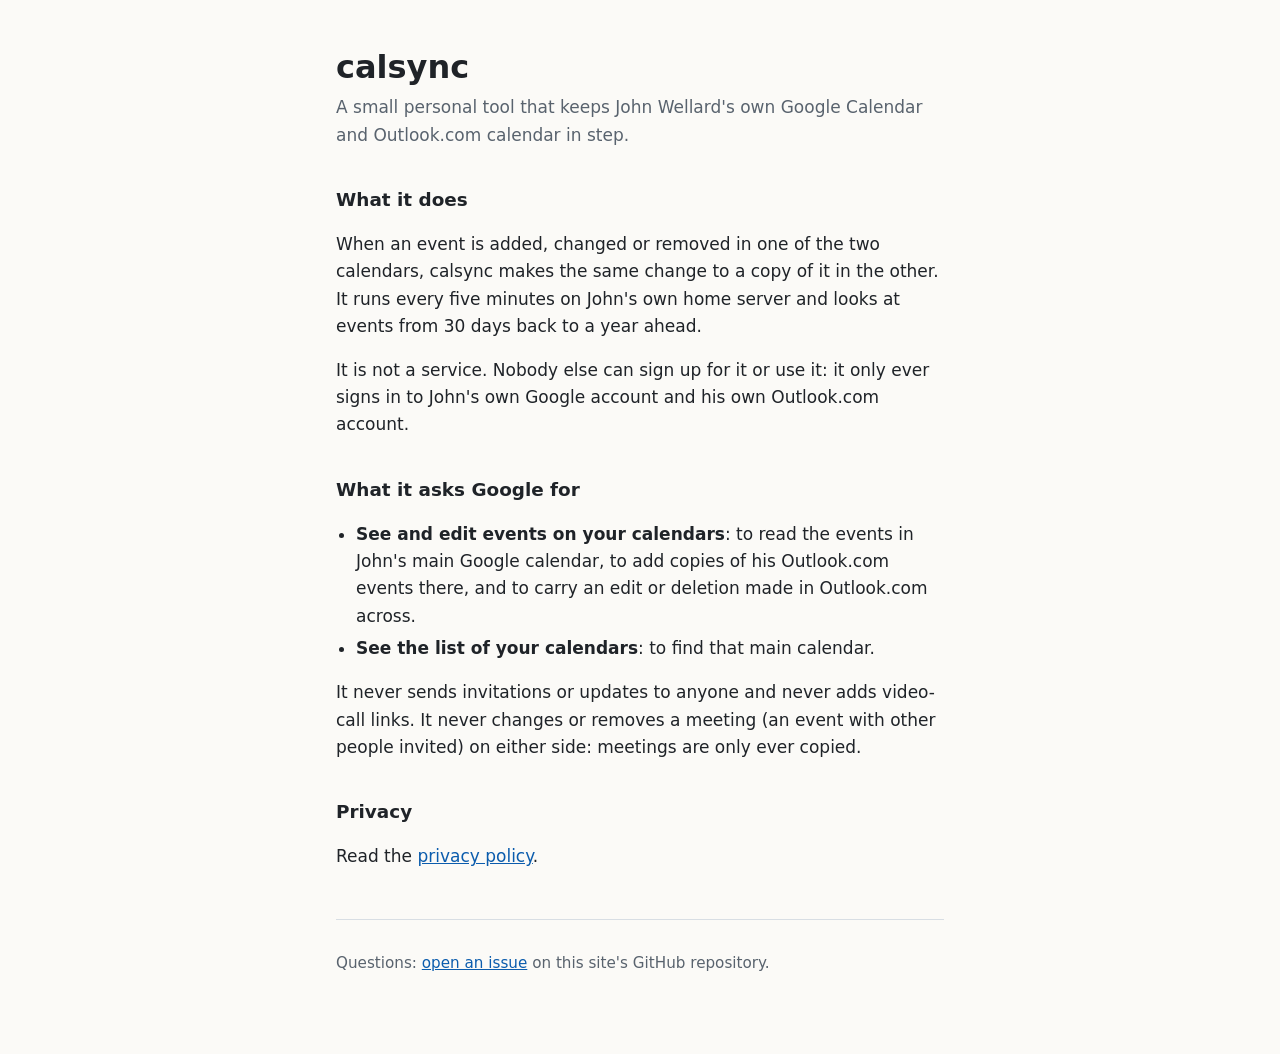
<file: index.html>
<!doctype html>
<html lang="en">
<head>
<meta charset="utf-8">
<meta name="viewport" content="width=device-width, initial-scale=1">
<title>calsync</title>
<meta name="description" content="calsync keeps John Wellard's own Google Calendar and Outlook.com calendar in step.">
<link rel="stylesheet" href="style.css">
</head>
<body>
<main>
<h1>calsync</h1>
<p class="lede">A small personal tool that keeps John Wellard's own Google Calendar and Outlook.com calendar in step.</p>

<h2>What it does</h2>
<p>When an event is added, changed or removed in one of the two calendars, calsync makes the same change to a copy of it in the other. It runs every five minutes on John's own home server and looks at events from 30 days back to a year ahead.</p>
<p>It is not a service. Nobody else can sign up for it or use it: it only ever signs in to John's own Google account and his own Outlook.com account.</p>

<h2>What it asks Google for</h2>
<ul>
<li><strong>See and edit events on your calendars</strong>: to read the events in John's main Google calendar, to add copies of his Outlook.com events there, and to carry an edit or deletion made in Outlook.com across.</li>
<li><strong>See the list of your calendars</strong>: to find that main calendar.</li>
</ul>
<p>It never sends invitations or updates to anyone and never adds video-call links. It never changes or removes a meeting (an event with other people invited) on either side: meetings are only ever copied.</p>

<h2>Privacy</h2>
<p>Read the <a href="privacy.html">privacy policy</a>.</p>

<footer>
<p>Questions: <a href="https://github.com/jw3b-dev/calsync/issues">open an issue</a> on this site's GitHub repository.</p>
</footer>
</main>
</body>
</html>
</file>
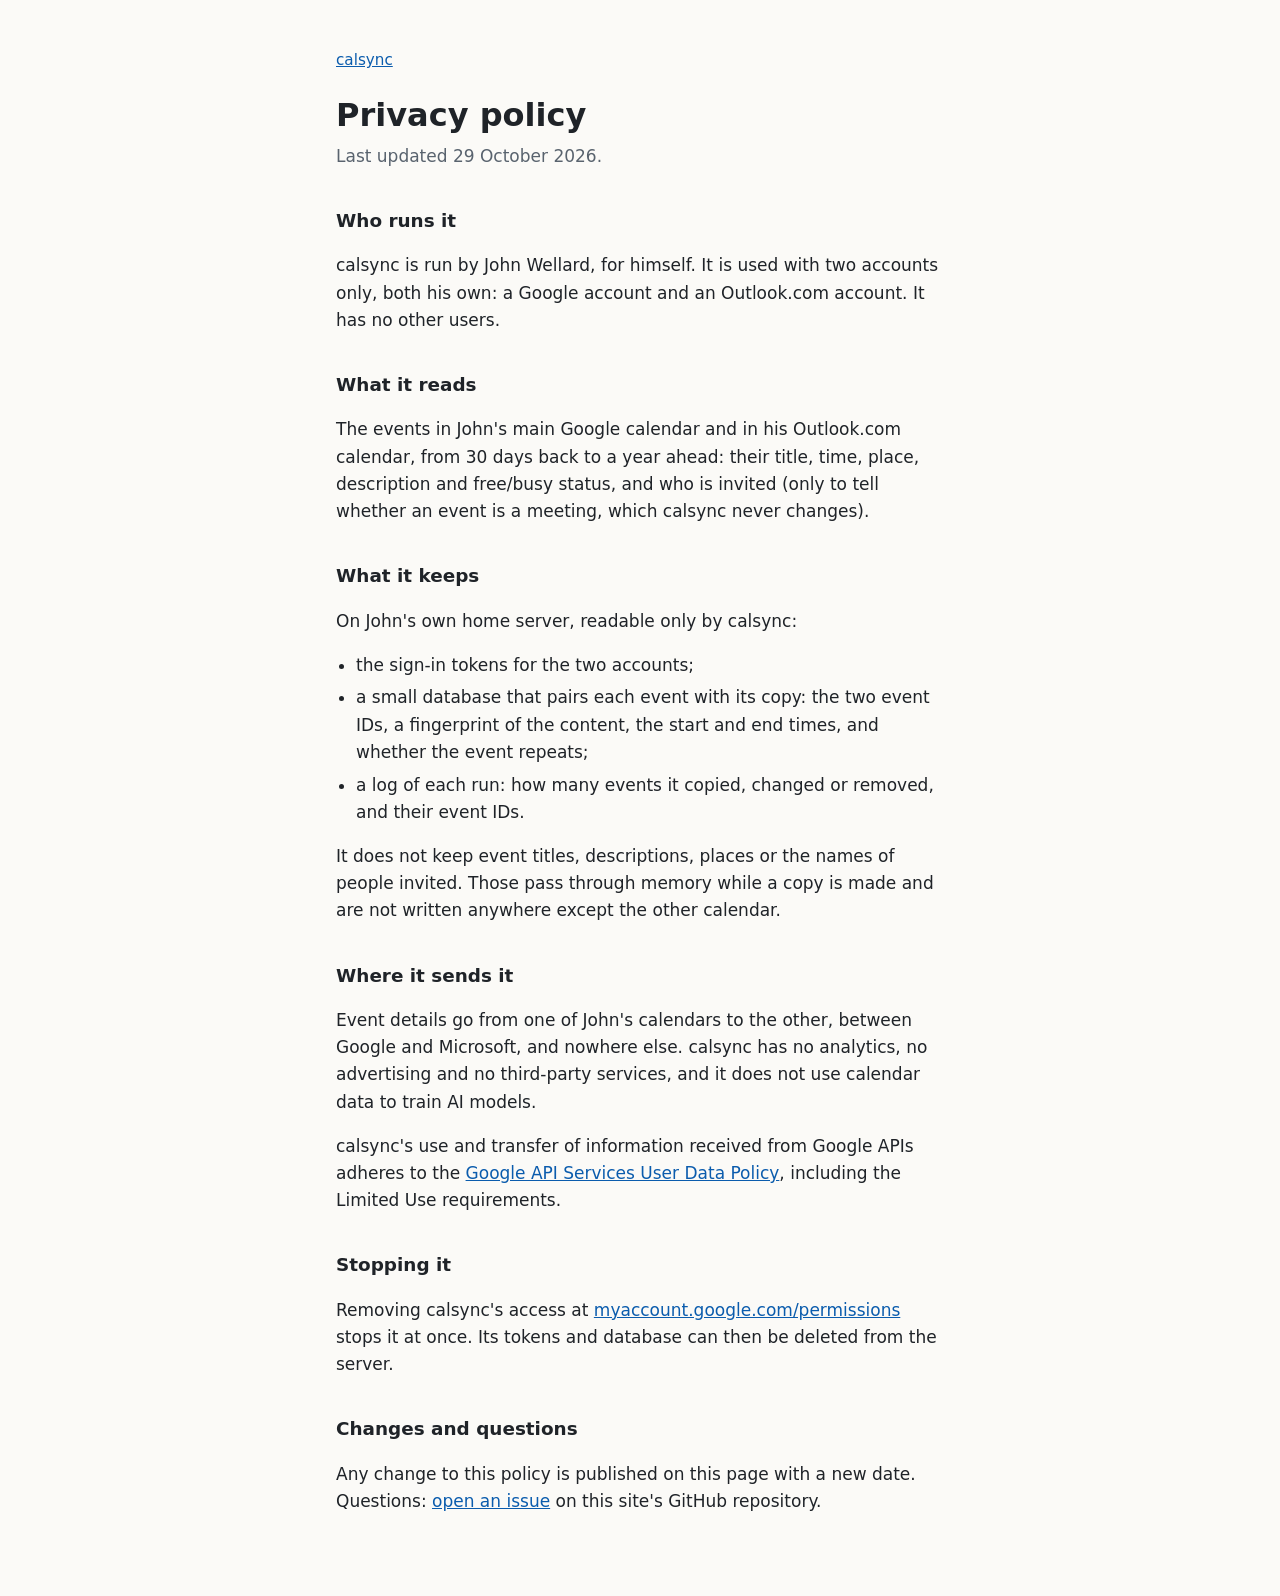
<file: privacy.html>
<!doctype html>
<html lang="en">
<head>
<meta charset="utf-8">
<meta name="viewport" content="width=device-width, initial-scale=1">
<title>calsync privacy policy</title>
<meta name="description" content="What calsync reads, what it keeps and where it sends it.">
<link rel="stylesheet" href="style.css">
</head>
<body>
<main>
<p class="back"><a href="./">calsync</a></p>
<h1>Privacy policy</h1>
<p class="lede">Last updated 29 October 2026.</p>

<h2>Who runs it</h2>
<p>calsync is run by John Wellard, for himself. It is used with two accounts only, both his own: a Google account and an Outlook.com account. It has no other users.</p>

<h2>What it reads</h2>
<p>The events in John's main Google calendar and in his Outlook.com calendar, from 30 days back to a year ahead: their title, time, place, description and free/busy status, and who is invited (only to tell whether an event is a meeting, which calsync never changes).</p>

<h2>What it keeps</h2>
<p>On John's own home server, readable only by calsync:</p>
<ul>
<li>the sign-in tokens for the two accounts;</li>
<li>a small database that pairs each event with its copy: the two event IDs, a fingerprint of the content, the start and end times, and whether the event repeats;</li>
<li>a log of each run: how many events it copied, changed or removed, and their event IDs.</li>
</ul>
<p>It does not keep event titles, descriptions, places or the names of people invited. Those pass through memory while a copy is made and are not written anywhere except the other calendar.</p>

<h2>Where it sends it</h2>
<p>Event details go from one of John's calendars to the other, between Google and Microsoft, and nowhere else. calsync has no analytics, no advertising and no third-party services, and it does not use calendar data to train AI models.</p>
<p>calsync's use and transfer of information received from Google APIs adheres to the <a href="https://developers.google.com/terms/api-services-user-data-policy">Google API Services User Data Policy</a>, including the Limited Use requirements.</p>

<h2>Stopping it</h2>
<p>Removing calsync's access at <a href="https://myaccount.google.com/permissions">myaccount.google.com/permissions</a> stops it at once. Its tokens and database can then be deleted from the server.</p>

<h2>Changes and questions</h2>
<p>Any change to this policy is published on this page with a new date. Questions: <a href="https://github.com/jw3b-dev/calsync/issues">open an issue</a> on this site's GitHub repository.</p>
</main>
</body>
</html>
</file>
<file: style.css>
:root {
  --bg: #fbfaf7;
  --text: #1f2328;
  --muted: #59636e;
  --link: #0b5cad;
  --rule: #d8dee4;
}
@media (prefers-color-scheme: dark) {
  :root {
    --bg: #15181c;
    --text: #e6e8eb;
    --muted: #9aa4ae;
    --link: #6cb6ff;
    --rule: #30363d;
  }
}
* { box-sizing: border-box; }
body {
  margin: 0;
  background: var(--bg);
  color: var(--text);
  font: 17px/1.6 system-ui, -apple-system, "Segoe UI", Roboto, sans-serif;
}
main { max-width: 40rem; margin: 0 auto; padding: 3rem 1rem 4rem; }
h1 { font-size: 2rem; line-height: 1.2; margin: 0 0 .5rem; }
h2 { font-size: 1.15rem; margin: 2.25rem 0 .5rem; }
.lede { color: var(--muted); margin-top: 0; }
.back { margin: 0 0 1.5rem; font-size: .95rem; }
a { color: var(--link); }
ul { padding-left: 1.25rem; }
li { margin: .35rem 0; }
footer { margin-top: 3rem; padding-top: 1rem; border-top: 1px solid var(--rule); color: var(--muted); font-size: .95rem; }
</file>
